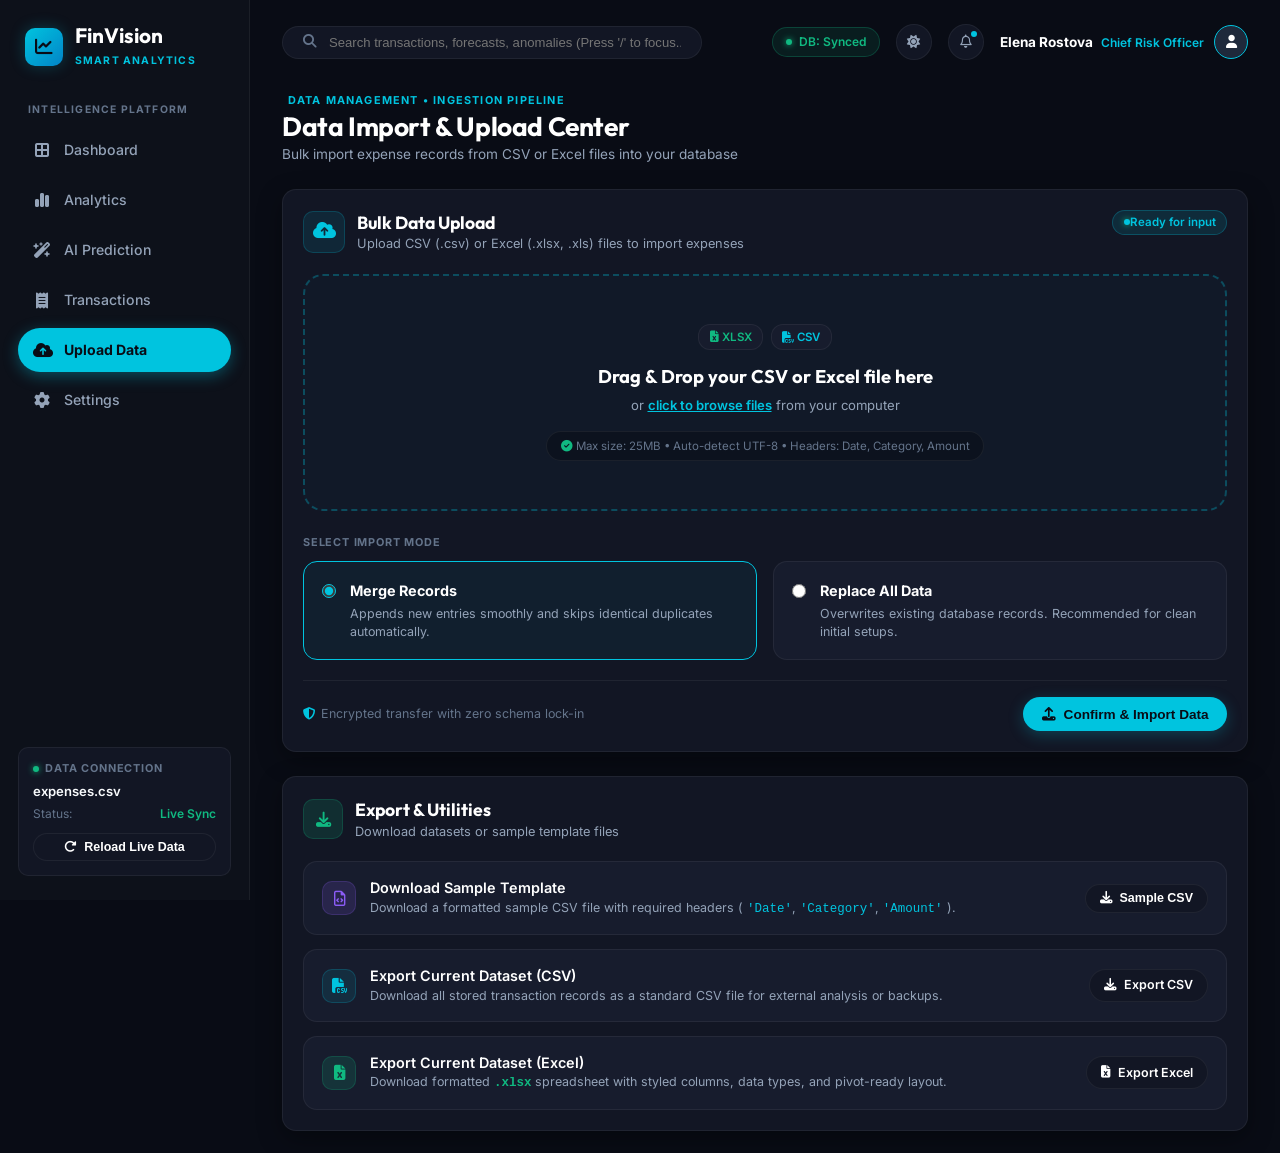
<file: static/upload.html>
<!DOCTYPE html>
<html lang="en">
<head>
    <meta charset="UTF-8">
    <meta name="viewport" content="width=device-width, initial-scale=1.0">
    <title>FinVision - Data Import & Upload Center</title>
    <!-- Google Fonts -->
    <link rel="preconnect" href="https://fonts.googleapis.com">
    <link rel="preconnect" href="https://fonts.gstatic.com" crossorigin>
    <link href="https://fonts.googleapis.com/css2?family=Inter:wght@300;400;500;600;700&family=Outfit:wght@400;500;600;700;800&display=swap" rel="stylesheet">
    <!-- Font Awesome Icons -->
    <link rel="stylesheet" href="https://cdnjs.cloudflare.com/ajax/libs/font-awesome/6.4.0/css/all.min.css">
    <!-- Custom CSS -->
    <link rel="stylesheet" href="style.css?v=3.0">
</head>
<body data-page="upload">
    <div class="app-wrapper">
        <!-- Left Sidebar Navigation -->
        <aside class="sidebar">
            <div class="brand">
                <div class="logo-icon">
                    <i class="fa-solid fa-chart-line"></i>
                </div>
                <div class="brand-text">
                    <h2>FinVision</h2>
                    <span>SMART ANALYTICS</span>
                </div>
            </div>

            <div class="nav-section-title">INTELLIGENCE PLATFORM</div>
            <nav class="nav-menu">
                <a href="/" class="nav-link">
                    <i class="fa-solid fa-border-all"></i>
                    <span>Dashboard</span>
                </a>
                <a href="/analytics" class="nav-link">
                    <i class="fa-solid fa-chart-simple"></i>
                    <span>Analytics</span>
                </a>
                <a href="/predictions" class="nav-link">
                    <i class="fa-solid fa-wand-magic-sparkles"></i>
                    <span>AI Prediction</span>
                </a>
                <a href="/transactions" class="nav-link">
                    <i class="fa-solid fa-receipt"></i>
                    <span>Transactions</span>
                </a>
                <a href="/upload" class="nav-link active">
                    <i class="fa-solid fa-cloud-arrow-up"></i>
                    <span>Upload Data</span>
                </a>
                <a href="#settings" class="nav-link btn-open-settings" id="nav-settings-btn">
                    <i class="fa-solid fa-gear"></i>
                    <span>Settings</span>
                </a>
            </nav>

            <div class="sidebar-widget">
                <div class="widget-header">
                    <span class="status-dot-green"></span>
                    <span>DATA CONNECTION</span>
                </div>
                <p>expenses.csv</p>
                <div class="widget-status-row">
                    <span>Status:</span>
                    <span class="status-green">Live Sync</span>
                </div>
                <button class="btn btn-dark btn-sm" id="btn-refresh-data" style="width: 100%; justify-content: center;">
                    <i class="fa-solid fa-rotate-right"></i> Reload Live Data
                </button>
            </div>
        </aside>

        <!-- Main Content Area -->
        <main class="main-content">
            <!-- Top Bar Navigation Header -->
            <div class="top-nav-bar">
                <div class="top-search-box">
                    <i class="fa-solid fa-magnifying-glass"></i>
                    <input type="text" placeholder="Search transactions, forecasts, anomalies (Press '/' to focus...)">
                </div>
                <div class="top-nav-right">
                    <div class="db-sync-badge">
                        <span class="status-dot-green"></span>
                        <span>DB: Synced</span>
                    </div>
                    <button class="btn-icon" id="btn-theme-toggle" title="Toggle Theme (Dark / Light)">
                        <i class="fa-solid fa-sun" id="theme-toggle-icon"></i>
                    </button>
                    <div class="notification-popover-container">
                        <button class="btn-icon" id="btn-notification-toggle" title="Notifications">
                            <i class="fa-regular fa-bell"></i>
                            <span class="dot-blue" id="notif-badge"></span>
                        </button>
                        <div class="notification-popover" id="notification-popover">
                            <div class="notif-header">
                                <h4><i class="fa-solid fa-bell"></i> Notifications</h4>
                                <button class="notif-mark-link" id="btn-mark-all-read">Mark all read</button>
                            </div>
                            <div class="notif-list">
                                <div class="notif-item unread">
                                    <div class="notif-icon" style="background: rgba(0, 196, 223, 0.15); color: var(--cyan);"><i class="fa-solid fa-chart-line"></i></div>
                                    <div class="notif-content">
                                        <p><strong>Monthly Budget Alert:</strong> Entertainment category has reached 82% of threshold.</p>
                                        <span class="notif-time">10 minutes ago</span>
                                    </div>
                                </div>
                                <div class="notif-item unread">
                                    <div class="notif-icon" style="background: rgba(16, 185, 129, 0.15); color: var(--emerald);"><i class="fa-solid fa-circle-check"></i></div>
                                    <div class="notif-content">
                                        <p><strong>Live Data Synced:</strong> 12 expense records were automatically validated.</p>
                                        <span class="notif-time">1 hour ago</span>
                                    </div>
                                </div>
                                <div class="notif-item">
                                    <div class="notif-icon" style="background: rgba(139, 92, 246, 0.15); color: var(--purple);"><i class="fa-solid fa-wand-magic-sparkles"></i></div>
                                    <div class="notif-content">
                                        <p><strong>AI Model Updated:</strong> Prediction trend confidence increased (+4.2%).</p>
                                        <span class="notif-time">3 hours ago</span>
                                    </div>
                                </div>
                            </div>
                        </div>
                    </div>
                    <div class="user-profile btn-open-settings" style="cursor: pointer;" title="Open Settings">
                        <div>
                            <span class="user-name-text">Elena Rostova</span>
                            <span class="user-role-text">Chief Risk Officer</span>
                        </div>
                        <div class="user-avatar-circle">
                            <i class="fa-solid fa-user"></i>
                        </div>
                    </div>
                </div>
            </div>

            <!-- Page Subheader -->
            <div class="page-subheader">
                <div>
                    <span class="tag-cyan-pill"><i class="fa-solid fa-hexagon"></i> DATA MANAGEMENT • INGESTION PIPELINE</span>
                    <h1 class="page-title">Data Import & Upload Center</h1>
                    <p class="page-subtitle">Bulk import expense records from CSV or Excel files into your database</p>
                </div>
            </div>

            <!-- Top Upload Card -->
            <div class="glass-card" style="margin-bottom: 1.5rem;">
                <div style="display: flex; align-items: flex-start; justify-content: space-between; margin-bottom: 1.25rem;">
                    <div style="display: flex; align-items: center; gap: 0.75rem;">
                        <div class="stat-icon-square icon-sq-cyan" style="width: 42px; height: 42px; font-size: 1.15rem;">
                            <i class="fa-solid fa-cloud-arrow-up"></i>
                        </div>
                        <div>
                            <h3 style="font-family: var(--font-title); font-size: 1.1rem; color: #fff;">Bulk Data Upload</h3>
                            <p style="font-size: 0.8rem; color: var(--text-muted);">Upload CSV (.csv) or Excel (.xlsx, .xls) files to import expenses</p>
                        </div>
                    </div>
                    <span class="cat-pill cat-pill-cyan"><span class="status-dot-green" style="background: var(--cyan);"></span> Ready for input</span>
                </div>

                <!-- Dropzone Box -->
                <div class="dropzone-box" id="dropzone">
                    <div style="display: flex; gap: 0.5rem; margin-bottom: 0.85rem;">
                        <span class="fmt-badge-pill" style="color: var(--emerald);"><i class="fa-solid fa-file-excel"></i> XLSX</span>
                        <span class="fmt-badge-pill" style="color: var(--cyan);"><i class="fa-solid fa-file-csv"></i> CSV</span>
                    </div>

                    <h3 style="font-family: var(--font-title); font-size: 1.15rem; color: #fff; margin-bottom: 0.35rem;">
                        Drag & Drop your CSV or Excel file here
                    </h3>
                    <p style="font-size: 0.82rem; color: var(--text-muted); margin-bottom: 1rem;">
                        or <span style="color: var(--cyan); font-weight: 600; text-decoration: underline;" id="btn-browse-file">click to browse files</span> from your computer
                    </p>

                    <input type="file" id="file-input" accept=".csv,.xlsx,.xls" style="display: none;">

                    <div style="background: rgba(0, 0, 0, 0.25); border: 1px solid var(--border-color); padding: 0.35rem 0.85rem; border-radius: 15px; font-size: 0.72rem; color: var(--text-dim);">
                        <i class="fa-solid fa-circle-check" style="color: var(--emerald);"></i> Max size: 25MB • Auto-detect UTF-8 • Headers: Date, Category, Amount
                    </div>

                    <div id="file-name-display" style="margin-top: 0.85rem; font-size: 0.82rem; color: var(--cyan); font-weight: 600; display: none;"></div>
                </div>

                <!-- Mode Selection -->
                <div style="margin-bottom: 1.25rem;">
                    <div style="font-size: 0.68rem; font-weight: 700; color: var(--text-dim); text-transform: uppercase; letter-spacing: 0.8px; margin-bottom: 0.65rem;">
                        SELECT IMPORT MODE
                    </div>
                    <div class="mode-card-grid">
                        <label class="mode-radio-card selected" id="radio-card-merge">
                            <input type="radio" name="upload-mode" value="merge" checked>
                            <div>
                                <div class="mode-radio-title">Merge Records</div>
                                <div class="mode-radio-desc">Appends new entries smoothly and skips identical duplicates automatically.</div>
                            </div>
                        </label>

                        <label class="mode-radio-card" id="radio-card-replace">
                            <input type="radio" name="upload-mode" value="replace">
                            <div>
                                <div class="mode-radio-title">Replace All Data</div>
                                <div class="mode-radio-desc">Overwrites existing database records. Recommended for clean initial setups.</div>
                            </div>
                        </label>
                    </div>
                </div>

                <!-- Bottom Action Row -->
                <div style="display: flex; align-items: center; justify-content: space-between; padding-top: 1rem; border-top: 1px solid var(--border-color);">
                    <span style="font-size: 0.78rem; color: var(--text-dim); display: flex; align-items: center; gap: 0.35rem;">
                        <i class="fa-solid fa-shield-halved" style="color: var(--cyan);"></i> Encrypted transfer with zero schema lock-in
                    </span>
                    <button class="btn btn-cyan" id="btn-upload-file">
                        <i class="fa-solid fa-upload"></i> Confirm & Import Data
                    </button>
                </div>
            </div>

            <!-- Bottom Export & Utilities Card -->
            <div class="glass-card">
                <div style="display: flex; align-items: center; gap: 0.75rem; margin-bottom: 1.25rem;">
                    <div class="stat-icon-square icon-sq-emerald" style="width: 40px; height: 40px;">
                        <i class="fa-solid fa-download"></i>
                    </div>
                    <div>
                        <h3 style="font-family: var(--font-title); font-size: 1.1rem; color: #fff;">Export & Utilities</h3>
                        <p style="font-size: 0.8rem; color: var(--text-muted);">Download datasets or sample template files</p>
                    </div>
                </div>

                <div style="display: flex; flex-direction: column; gap: 0.85rem;">
                    <!-- Row 1: Sample CSV -->
                    <div style="background: var(--bg-card-sub); border: 1px solid var(--border-color); padding: 1rem 1.15rem; border-radius: var(--radius-lg); display: flex; align-items: center; justify-content: space-between;">
                        <div style="display: flex; align-items: center; gap: 0.85rem;">
                            <div class="stat-icon-square icon-sq-purple">
                                <i class="fa-regular fa-file-code"></i>
                            </div>
                            <div>
                                <h4 style="font-size: 0.9rem; color: #fff; font-weight: 600;">Download Sample Template</h4>
                                <p style="font-size: 0.78rem; color: var(--text-muted);">
                                    Download a formatted sample CSV file with required headers ( <code style="color: var(--cyan);">'Date'</code>, <code style="color: var(--cyan);">'Category'</code>, <code style="color: var(--cyan);">'Amount'</code> ).
                                </p>
                            </div>
                        </div>
                        <button class="btn btn-dark btn-sm" id="btn-download-template">
                            <i class="fa-solid fa-download"></i> Sample CSV
                        </button>
                    </div>

                    <!-- Row 2: Export CSV -->
                    <div style="background: var(--bg-card-sub); border: 1px solid var(--border-color); padding: 1rem 1.15rem; border-radius: var(--radius-lg); display: flex; align-items: center; justify-content: space-between;">
                        <div style="display: flex; align-items: center; gap: 0.85rem;">
                            <div class="stat-icon-square icon-sq-cyan">
                                <i class="fa-solid fa-file-csv"></i>
                            </div>
                            <div>
                                <h4 style="font-size: 0.9rem; color: #fff; font-weight: 600;">Export Current Dataset (CSV)</h4>
                                <p style="font-size: 0.78rem; color: var(--text-muted);">Download all stored transaction records as a standard CSV file for external analysis or backups.</p>
                            </div>
                        </div>
                        <a href="/api/export?format=csv" class="btn btn-dark btn-sm">
                            <i class="fa-solid fa-download"></i> Export CSV
                        </a>
                    </div>

                    <!-- Row 3: Export Excel -->
                    <div style="background: var(--bg-card-sub); border: 1px solid var(--border-color); padding: 1rem 1.15rem; border-radius: var(--radius-lg); display: flex; align-items: center; justify-content: space-between;">
                        <div style="display: flex; align-items: center; gap: 0.85rem;">
                            <div class="stat-icon-square icon-sq-emerald">
                                <i class="fa-solid fa-file-excel"></i>
                            </div>
                            <div>
                                <h4 style="font-size: 0.9rem; color: #fff; font-weight: 600;">Export Current Dataset (Excel)</h4>
                                <p style="font-size: 0.78rem; color: var(--text-muted);">
                                    Download formatted <code style="color: var(--emerald); font-weight: 600;">.xlsx</code> spreadsheet with styled columns, data types, and pivot-ready layout.
                                </p>
                            </div>
                        </div>
                        <a href="/api/export?format=excel" class="btn btn-dark btn-sm">
                            <i class="fa-solid fa-file-excel"></i> Export Excel
                        </a>
                    </div>
                </div>
            </div>
        </main>
    </div>

    <!-- Settings Modal -->
    <div class="modal-overlay" id="settings-modal" style="display: none;">
        <div class="modal-card modal-settings" style="max-width: 580px;">
            <div class="modal-header">
                <h3><i class="fa-solid fa-gear"></i> Platform Settings</h3>
                <button class="btn-icon modal-close" id="btn-close-settings"><i class="fa-solid fa-xmark"></i></button>
            </div>
            <div class="settings-modal-body" style="padding: 1.25rem 1.5rem;">
                <div class="settings-nav-tabs" style="display: flex; gap: 0.5rem; border-bottom: 1px solid var(--border-color); padding-bottom: 0.75rem; margin-bottom: 1.25rem;">
                    <button class="btn btn-sm btn-dark settings-tab-btn active" data-tab="theme-tab"><i class="fa-solid fa-palette"></i> Appearance & Theme</button>
                    <button class="btn btn-sm btn-dark settings-tab-btn" data-tab="notif-tab"><i class="fa-solid fa-bell"></i> Notifications</button>
                    <button class="btn btn-sm btn-dark settings-tab-btn" data-tab="general-tab"><i class="fa-solid fa-sliders"></i> Preferences</button>
                </div>
                <div class="settings-tab-content">
                    <!-- Theme Tab -->
                    <div class="settings-pane active" id="theme-tab">
                        <span class="setting-label">SELECT INTERFACE THEME</span>
                        <div class="theme-options-grid">
                            <button type="button" class="theme-opt-btn active" id="theme-btn-dark">
                                <i class="fa-solid fa-moon"></i> Dark Theme (Default)
                            </button>
                            <button type="button" class="theme-opt-btn" id="theme-btn-light">
                                <i class="fa-solid fa-sun"></i> Bright & Light Theme
                            </button>
                        </div>
                    </div>
                    <!-- Notifications Tab -->
                    <div class="settings-pane" id="notif-tab" style="display: none;">
                        <span class="setting-label">ALERT & NOTIFICATION PREFERENCES</span>
                        <div class="setting-toggle-row">
                            <span>Budget Limit Threshold Alerts (85%)</span>
                            <input type="checkbox" class="toggle-checkbox" checked id="pref-budget-alerts">
                        </div>
                        <div class="setting-toggle-row">
                            <span>AI Forecast & Trend Updates</span>
                            <input type="checkbox" class="toggle-checkbox" checked id="pref-ai-alerts">
                        </div>
                        <div class="setting-toggle-row">
                            <span>Real-Time CSV Sync Notifications</span>
                            <input type="checkbox" class="toggle-checkbox" checked id="pref-sync-alerts">
                        </div>
                    </div>
                    <!-- General Tab -->
                    <div class="settings-pane" id="general-tab" style="display: none;">
                        <span class="setting-label">DISPLAY REGIONAL PREFERENCES</span>
                        <div class="setting-toggle-row">
                            <span>Primary Currency Symbol</span>
                            <select class="form-control" style="width: 140px; padding: 0.35rem 0.65rem;">
                                <option value="INR" selected>INR (₹)</option>
                                <option value="USD">USD ($)</option>
                                <option value="EUR">EUR (€)</option>
                            </select>
                        </div>
                        <div class="setting-toggle-row" style="margin-top: 0.5rem;">
                            <span>Auto-Refresh Interval</span>
                            <select class="form-control" style="width: 140px; padding: 0.35rem 0.65rem;">
                                <option value="realtime" selected>Realtime</option>
                                <option value="5m">Every 5 min</option>
                                <option value="15m">Every 15 min</option>
                            </select>
                        </div>
                    </div>
                </div>
            </div>
            <div class="modal-footer" style="padding: 1rem 1.5rem; border-top: 1px solid var(--border-color); display: flex; justify-content: flex-end;">
                <button class="btn btn-cyan" id="btn-save-settings"><i class="fa-solid fa-check"></i> Save Preferences</button>
            </div>
        </div>
    </div>

    <!-- Toast Container -->
    <div class="toast-container" id="toast-container"></div>

    <script src="app.js?v=3.0"></script>
</body>
</html>
</file>
<file: static/style.css>
/* FinVision - Modern Dark Fintech Design System */

:root {
    --bg-dark: #090c15;
    --bg-card: #121624;
    --bg-card-sub: #171c2d;
    --bg-sidebar: #0d111a;
    --bg-input: #090c15;
    
    --border-color: rgba(255, 255, 255, 0.06);
    --border-cyan: rgba(0, 196, 223, 0.3);
    
    --text-main: #f8fafc;
    --text-muted: #94a3b8;
    --text-dim: #64748b;
    
    --cyan: #00c4df;
    --cyan-hover: #00b0c9;
    --cyan-glow: rgba(0, 196, 223, 0.25);
    --cyan-light: rgba(0, 196, 223, 0.1);
    
    --emerald: #10b981;
    --emerald-light: rgba(16, 185, 129, 0.15);
    --purple: #8b5cf6;
    --purple-light: rgba(139, 92, 246, 0.15);
    --rose: #f43f5e;
    --rose-light: rgba(244, 63, 94, 0.15);
    --amber: #f59e0b;
    --amber-light: rgba(245, 158, 11, 0.15);
    --blue: #3b82f6;
    --blue-light: rgba(59, 130, 246, 0.15);
    --pink: #ec4899;
    --teal: #06b6d4;
    
    --font-title: 'Outfit', -apple-system, BlinkMacSystemFont, sans-serif;
    --font-body: 'Inter', -apple-system, BlinkMacSystemFont, sans-serif;
    
    --radius-sm: 6px;
    --radius-md: 10px;
    --radius-lg: 14px;
    --radius-xl: 20px;
    
    --shadow-card: 0 8px 24px rgba(0, 0, 0, 0.35);
    --transition: all 0.2s cubic-bezier(0.4, 0, 0.2, 1);
}

/* Reset & Base */
* {
    margin: 0;
    padding: 0;
    box-sizing: border-box;
}

body {
    font-family: var(--font-body);
    background-color: var(--bg-dark);
    color: var(--text-main);
    min-height: 100vh;
    overflow-x: hidden;
    line-height: 1.45;
    -webkit-font-smoothing: antialiased;
}

/* Scrollbar */
::-webkit-scrollbar {
    width: 6px;
    height: 6px;
}
::-webkit-scrollbar-track {
    background: #090c15;
}
::-webkit-scrollbar-thumb {
    background: #1e293b;
    border-radius: 3px;
}
::-webkit-scrollbar-thumb:hover {
    background: var(--cyan);
}

/* App Wrapper */
.app-wrapper {
    display: flex;
    min-height: 100vh;
    min-width: 1100px;
}

/* Left Sidebar */
.sidebar {
    width: 250px;
    background: var(--bg-sidebar);
    border-right: 1px solid var(--border-color);
    display: flex;
    flex-direction: column;
    padding: 1.5rem 1.15rem;
    position: fixed;
    top: 0;
    left: 0;
    height: 100vh;
    z-index: 100;
}

.brand {
    display: flex;
    align-items: center;
    gap: 0.75rem;
    margin-bottom: 2rem;
    padding: 0 0.4rem;
}

.logo-icon {
    width: 38px;
    height: 38px;
    background: linear-gradient(135deg, var(--cyan), #0284c7);
    border-radius: 10px;
    display: flex;
    align-items: center;
    justify-content: center;
    font-size: 1.1rem;
    color: #090c15;
    box-shadow: 0 0 15px var(--cyan-glow);
}

.brand-text h2 {
    font-family: var(--font-title);
    font-size: 1.3rem;
    font-weight: 700;
    color: #fff;
    line-height: 1.1;
}

.brand-text span {
    font-size: 0.65rem;
    color: var(--cyan);
    text-transform: uppercase;
    letter-spacing: 1.2px;
    font-weight: 700;
}

.nav-section-title {
    font-size: 0.65rem;
    font-weight: 700;
    color: var(--text-dim);
    text-transform: uppercase;
    letter-spacing: 1.2px;
    padding: 0 0.6rem;
    margin-bottom: 0.65rem;
}

.nav-menu {
    display: flex;
    flex-direction: column;
    gap: 0.35rem;
    flex: 1;
}

.nav-link {
    display: flex;
    align-items: center;
    gap: 0.8rem;
    padding: 0.75rem 0.9rem;
    color: var(--text-muted);
    text-decoration: none;
    font-size: 0.88rem;
    font-weight: 500;
    border-radius: 25px; /* Fully rounded cyan pill matching screenshots */
    transition: var(--transition);
}

.nav-link i {
    font-size: 1rem;
    width: 18px;
    text-align: center;
}

.nav-link:hover {
    color: #fff;
    background: rgba(255, 255, 255, 0.04);
}

/* Active Nav Pill - Bright Cyan matching screenshots */
.nav-link.active {
    background: var(--cyan);
    color: #090c15 !important;
    font-weight: 700;
    box-shadow: 0 4px 15px rgba(0, 196, 223, 0.35);
}

.nav-link.active i {
    color: #090c15;
}

/* Sidebar Bottom Widget */
.sidebar-widget {
    background: var(--bg-card);
    border: 1px solid var(--border-color);
    border-radius: var(--radius-md);
    padding: 0.85rem;
    margin-top: auto;
}

.widget-header {
    display: flex;
    align-items: center;
    gap: 0.4rem;
    font-size: 0.68rem;
    color: var(--text-dim);
    font-weight: 700;
    text-transform: uppercase;
    letter-spacing: 0.8px;
    margin-bottom: 0.3rem;
}

.sidebar-widget p {
    font-size: 0.82rem;
    color: var(--text-main);
    font-weight: 600;
}

.sidebar-widget .widget-status-row {
    display: flex;
    align-items: center;
    justify-content: space-between;
    font-size: 0.75rem;
    color: var(--text-dim);
    margin-top: 0.25rem;
    margin-bottom: 0.65rem;
}

.sidebar-widget .status-green {
    color: var(--emerald);
    font-weight: 600;
}

/* Main Layout */
.main-content {
    margin-left: 250px;
    width: calc(100% - 250px);
    padding: 1.5rem 2rem;
    max-width: 1600px;
    box-sizing: border-box;
}

/* Top Bar Navigation Header */
.top-nav-bar {
    display: flex;
    align-items: center;
    justify-content: space-between;
    margin-bottom: 1.5rem;
    gap: 1rem;
    width: 100%;
}

.top-search-box {
    display: flex;
    align-items: center;
    gap: 0.75rem;
    background: var(--bg-card);
    border: 1px solid var(--border-color);
    border-radius: 25px;
    padding: 0.5rem 1.25rem;
    width: 420px;
    max-width: 50%;
    flex-shrink: 1;
    transition: var(--transition);
}

.top-search-box:focus-within {
    border-color: var(--cyan);
    box-shadow: 0 0 12px var(--cyan-glow);
}

.top-search-box i {
    color: var(--text-dim);
    font-size: 0.85rem;
}

.top-search-box input {
    background: transparent;
    border: none;
    color: #fff;
    outline: none;
    font-size: 0.82rem;
    width: 100%;
}

.top-nav-right {
    display: flex;
    align-items: center;
    gap: 1rem;
    flex-shrink: 0;
}

.db-sync-badge {
    display: flex;
    align-items: center;
    gap: 0.45rem;
    background: rgba(16, 185, 129, 0.1);
    border: 1px solid rgba(16, 185, 129, 0.25);
    padding: 0.35rem 0.8rem;
    border-radius: 20px;
    font-size: 0.75rem;
    font-weight: 600;
    color: var(--emerald);
}

.status-dot-green {
    width: 6px;
    height: 6px;
    background: var(--emerald);
    border-radius: 50%;
    box-shadow: 0 0 6px var(--emerald);
    display: inline-block;
}

.btn-icon {
    width: 36px;
    height: 36px;
    border-radius: 50%;
    background: var(--bg-card);
    border: 1px solid var(--border-color);
    color: var(--text-muted);
    display: flex;
    align-items: center;
    justify-content: center;
    cursor: pointer;
    position: relative;
    transition: var(--transition);
}

.btn-icon:hover {
    color: #fff;
    border-color: var(--cyan);
}

.btn-icon .dot-blue {
    position: absolute;
    top: 6px;
    right: 6px;
    width: 6px;
    height: 6px;
    background: var(--cyan);
    border-radius: 50%;
}

.user-profile {
    display: flex;
    align-items: center;
    gap: 0.65rem;
    cursor: pointer;
}

.user-name-text {
    font-size: 0.85rem;
    font-weight: 700;
    color: #fff;
}

.user-role-text {
    font-size: 0.75rem;
    color: var(--cyan);
    font-weight: 600;
    margin-left: 0.25rem;
}

.user-avatar-circle {
    width: 34px;
    height: 34px;
    border-radius: 50%;
    background: #1e293b;
    border: 1.5px solid var(--cyan);
    display: flex;
    align-items: center;
    justify-content: center;
    font-size: 0.8rem;
    font-weight: 700;
    color: #fff;
    overflow: hidden;
}

/* Subheader Bar */
.page-subheader {
    display: flex;
    align-items: flex-end;
    justify-content: space-between;
    margin-bottom: 1.5rem;
}

.tag-cyan-pill {
    display: inline-flex;
    align-items: center;
    gap: 0.35rem;
    font-size: 0.68rem;
    font-weight: 700;
    color: var(--cyan);
    text-transform: uppercase;
    letter-spacing: 1.2px;
    margin-bottom: 0.2rem;
}

.page-title {
    font-family: var(--font-title);
    font-size: 1.65rem;
    font-weight: 700;
    color: #fff;
    letter-spacing: -0.4px;
    line-height: 1.15;
}

.page-subtitle {
    font-size: 0.85rem;
    color: var(--text-muted);
    margin-top: 0.15rem;
}

/* Glass Card Container */
.glass-card {
    background: var(--bg-card);
    border: 1px solid var(--border-color);
    border-radius: var(--radius-lg);
    padding: 1.25rem;
    box-shadow: var(--shadow-card);
    transition: var(--transition);
}

.glass-card:hover {
    border-color: rgba(255, 255, 255, 0.1);
}

/* Stats Grid (Row of 4 Cards) */
.stats-grid-4 {
    display: grid;
    grid-template-columns: repeat(4, 1fr);
    gap: 1.1rem;
    margin-bottom: 1.5rem;
}

.stat-card-item {
    background: var(--bg-card);
    border: 1px solid var(--border-color);
    border-radius: var(--radius-lg);
    padding: 0.95rem 1rem;
    display: flex;
    flex-direction: column;
    justify-content: space-between;
    transition: var(--transition);
    position: relative;
    overflow: hidden;
}

.stat-card-item:hover {
    border-color: var(--border-cyan);
    transform: translateY(-2px);
}

.stat-card-top {
    display: flex;
    align-items: flex-start;
    justify-content: space-between;
    margin-bottom: 0.4rem;
}

.stat-card-label {
    font-size: 0.7rem;
    font-weight: 700;
    color: var(--text-muted);
    text-transform: uppercase;
    letter-spacing: 0.6px;
    white-space: nowrap;
}

.stat-icon-square {
    width: 34px;
    height: 34px;
    border-radius: var(--radius-md);
    display: flex;
    align-items: center;
    justify-content: center;
    font-size: 0.95rem;
    flex-shrink: 0;
}

.icon-sq-cyan { background: var(--cyan-light); color: var(--cyan); border: 1px solid rgba(0, 196, 223, 0.2); }
.icon-sq-emerald { background: var(--emerald-light); color: var(--emerald); border: 1px solid rgba(16, 185, 129, 0.2); }
.icon-sq-purple { background: var(--purple-light); color: var(--purple); border: 1px solid rgba(139, 92, 246, 0.2); }
.icon-sq-rose { background: var(--rose-light); color: var(--rose); border: 1px solid rgba(244, 63, 94, 0.2); }
.icon-sq-amber { background: var(--amber-light); color: var(--amber); border: 1px solid rgba(245, 158, 11, 0.2); }

.stat-card-val {
    font-family: var(--font-title);
    font-size: 1.45rem;
    font-weight: 700;
    color: #fff;
    letter-spacing: -0.5px;
    margin-bottom: 0.25rem;
    white-space: nowrap;
}

.stat-card-bottom {
    display: flex;
    align-items: center;
    justify-content: space-between;
    font-size: 0.72rem;
    color: var(--text-dim);
    white-space: nowrap;
}

.badge-green-pill {
    background: rgba(16, 185, 129, 0.15);
    color: var(--emerald);
    padding: 0.15rem 0.5rem;
    border-radius: 12px;
    font-weight: 600;
    font-size: 0.7rem;
    display: inline-flex;
    align-items: center;
    gap: 0.25rem;
}

/* Buttons */
.btn {
    display: inline-flex;
    align-items: center;
    justify-content: center;
    gap: 0.5rem;
    padding: 0.6rem 1.15rem;
    font-size: 0.85rem;
    font-weight: 600;
    border-radius: 25px; /* Pill buttons matching screenshots */
    border: none;
    cursor: pointer;
    transition: var(--transition);
    text-decoration: none;
}

.btn-cyan {
    background: var(--cyan);
    color: #090c15;
    font-weight: 700;
    box-shadow: 0 4px 15px var(--cyan-glow);
}

.btn-cyan:hover {
    background: var(--cyan-hover);
    transform: translateY(-1px);
    box-shadow: 0 6px 20px rgba(0, 196, 223, 0.4);
}

.btn-dark {
    background: var(--bg-card);
    border: 1px solid var(--border-color);
    color: #fff;
}

.btn-dark:hover {
    background: var(--bg-card-sub);
    border-color: rgba(255, 255, 255, 0.15);
}

.btn-sm {
    padding: 0.4rem 0.85rem;
    font-size: 0.78rem;
    border-radius: 20px;
}

.btn-danger-pill {
    background: rgba(244, 63, 94, 0.12);
    border: 1px solid rgba(244, 63, 94, 0.3);
    color: var(--rose);
    padding: 0.3rem 0.65rem;
    border-radius: 15px;
    font-size: 0.75rem;
    cursor: pointer;
    transition: var(--transition);
}

.btn-danger-pill:hover {
    background: var(--rose);
    color: #fff;
}

/* Grids */
.grid-2col {
    display: grid;
    grid-template-columns: 1fr 1fr;
    gap: 1.25rem;
    margin-bottom: 1.5rem;
}

.grid-3-2 {
    display: grid;
    grid-template-columns: 1.2fr 1fr;
    gap: 1.25rem;
    margin-bottom: 1.5rem;
}

.card-title-row {
    display: flex;
    align-items: center;
    justify-content: space-between;
    margin-bottom: 1rem;
}

.card-title-row h3 {
    font-family: var(--font-title);
    font-size: 1.05rem;
    font-weight: 700;
    color: #fff;
}

.card-title-row p {
    font-size: 0.78rem;
    color: var(--text-muted);
}

/* Center Donut Layout matching Screenshots */
.donut-center-container {
    position: relative;
    width: 220px;
    height: 220px;
    margin: 0.5rem auto 1rem auto;
    display: flex;
    align-items: center;
    justify-content: center;
}

.donut-center-text {
    position: absolute;
    top: 50%;
    left: 50%;
    transform: translate(-50%, -50%);
    text-align: center;
    pointer-events: none;
}

.donut-center-label {
    font-size: 0.65rem;
    font-weight: 700;
    color: var(--text-dim);
    text-transform: uppercase;
    letter-spacing: 1px;
}

.donut-center-amount {
    font-family: var(--font-title);
    font-size: 1.5rem;
    font-weight: 800;
    color: #fff;
    line-height: 1.1;
}

.donut-center-sub {
    font-size: 0.7rem;
    color: var(--cyan);
    font-weight: 600;
}

/* Legend Grid below donut */
.legend-grid-4 {
    display: grid;
    grid-template-columns: repeat(4, 1fr);
    gap: 0.65rem 1rem;
    margin-top: 1rem;
    padding-top: 0.85rem;
    border-top: 1px solid var(--border-color);
}

@media (max-width: 640px) {
    .legend-grid-4 { grid-template-columns: repeat(2, 1fr); }
}

.legend-grid-item {
    display: flex;
    align-items: center;
    justify-content: space-between;
    font-size: 0.78rem;
}

.legend-left {
    display: flex;
    align-items: center;
    gap: 0.4rem;
}

.color-sq {
    width: 8px;
    height: 8px;
    border-radius: 2px;
}

.legend-name {
    color: var(--text-main);
    font-weight: 500;
}

.legend-pct {
    color: var(--text-dim);
    font-size: 0.72rem;
}

/* Tables */
.table-responsive {
    width: 100%;
    overflow-x: auto;
}

.custom-table {
    width: 100%;
    border-collapse: collapse;
    font-size: 0.83rem;
}

.custom-table th {
    text-align: left;
    padding: 0.7rem 0.85rem;
    color: var(--text-dim);
    font-weight: 700;
    font-size: 0.7rem;
    text-transform: uppercase;
    letter-spacing: 0.8px;
    border-bottom: 1px solid var(--border-color);
}

.custom-table td {
    padding: 0.8rem 0.85rem;
    border-bottom: 1px solid rgba(255, 255, 255, 0.025);
    color: var(--text-main);
    vertical-align: middle;
}

.custom-table tbody tr:hover {
    background: rgba(255, 255, 255, 0.02);
}

.text-right { text-align: right; }
.text-center { text-align: center; }

/* Category Pills in Tables */
.cat-pill {
    display: inline-flex;
    align-items: center;
    padding: 0.2rem 0.65rem;
    border-radius: 15px;
    font-size: 0.72rem;
    font-weight: 600;
}

.cat-pill-cyan { background: rgba(0, 196, 223, 0.12); color: var(--cyan); border: 1px solid rgba(0, 196, 223, 0.25); }
.cat-pill-purple { background: rgba(139, 92, 246, 0.12); color: #c084fc; border: 1px solid rgba(139, 92, 246, 0.25); }
.cat-pill-amber { background: rgba(245, 158, 11, 0.12); color: #fbbf24; border: 1px solid rgba(245, 158, 11, 0.25); }
.cat-pill-emerald { background: rgba(16, 185, 129, 0.12); color: #34d399; border: 1px solid rgba(16, 185, 129, 0.25); }
.cat-pill-blue { background: rgba(59, 130, 246, 0.12); color: #60a5fa; border: 1px solid rgba(59, 130, 246, 0.25); }
.cat-pill-pink { background: rgba(236, 72, 153, 0.12); color: #f472b6; border: 1px solid rgba(236, 72, 153, 0.25); }
.cat-pill-gray { background: rgba(148, 163, 184, 0.12); color: #cbd5e1; border: 1px solid rgba(148, 163, 184, 0.25); }

/* Progress Bars */
.progress-container {
    background: rgba(0, 0, 0, 0.3);
    border-radius: 6px;
    height: 8px;
    width: 100%;
    overflow: hidden;
}

.progress-fill {
    height: 100%;
    border-radius: 6px;
    transition: width 0.4s ease;
}

/* Upload Page Dropzone */
.dropzone-box {
    border: 2px dashed rgba(0, 196, 223, 0.3);
    background: rgba(0, 196, 223, 0.02);
    border-radius: var(--radius-xl);
    padding: 3rem 2rem;
    text-align: center;
    display: flex;
    flex-direction: column;
    align-items: center;
    justify-content: center;
    cursor: pointer;
    transition: var(--transition);
    margin-bottom: 1.5rem;
}

.dropzone-box:hover, .dropzone-box.dragover {
    background: rgba(0, 196, 223, 0.06);
    border-color: var(--cyan);
}

.fmt-badge-pill {
    background: var(--bg-card-sub);
    border: 1px solid var(--border-color);
    padding: 0.25rem 0.65rem;
    border-radius: 12px;
    font-size: 0.72rem;
    font-weight: 600;
    color: var(--text-muted);
}

/* Mode Selection Radio Cards */
.mode-card-grid {
    display: grid;
    grid-template-columns: 1fr 1fr;
    gap: 1rem;
    margin-bottom: 1.25rem;
}

.mode-radio-card {
    background: var(--bg-card-sub);
    border: 1px solid var(--border-color);
    border-radius: var(--radius-lg);
    padding: 1.15rem;
    display: flex;
    align-items: flex-start;
    gap: 0.85rem;
    cursor: pointer;
    transition: var(--transition);
}

.mode-radio-card.selected {
    border-color: var(--cyan);
    background: rgba(0, 196, 223, 0.05);
}

.mode-radio-card input[type="radio"] {
    accent-color: var(--cyan);
    width: 16px;
    height: 16px;
    margin-top: 0.15rem;
}

.mode-radio-title {
    font-size: 0.9rem;
    font-weight: 700;
    color: #fff;
    margin-bottom: 0.2rem;
}

.mode-radio-desc {
    font-size: 0.78rem;
    color: var(--text-muted);
}

/* Prediction Engine Box */
.engine-container {
    background: linear-gradient(135deg, rgba(0, 196, 223, 0.06), var(--bg-card));
    border: 1px solid var(--border-cyan);
    border-radius: var(--radius-xl);
    padding: 1.5rem 1.75rem;
    display: flex;
    align-items: center;
    justify-content: space-between;
    margin-bottom: 1.5rem;
    gap: 1.5rem;
    flex-wrap: wrap;
}

.engine-projected-card {
    background: rgba(0, 196, 223, 0.08);
    border: 1px solid var(--cyan);
    padding: 1rem 1.75rem;
    border-radius: var(--radius-lg);
    text-align: center;
    box-shadow: 0 0 20px var(--cyan-glow);
}

/* Modals */
.modal-overlay {
    position: fixed;
    top: 0;
    left: 0;
    width: 100%;
    height: 100%;
    background: rgba(0, 0, 0, 0.75);
    backdrop-filter: blur(8px);
    display: flex;
    align-items: center;
    justify-content: center;
    z-index: 1000;
    opacity: 0;
    pointer-events: none;
    transition: var(--transition);
}

.modal-overlay.active {
    opacity: 1;
    pointer-events: auto;
}

.modal-card {
    background: #111522;
    border: 1px solid var(--border-cyan);
    border-radius: var(--radius-xl);
    width: 90%;
    max-width: 460px;
    padding: 1.5rem;
    box-shadow: 0 20px 50px rgba(0, 0, 0, 0.6);
}

.modal-header {
    display: flex;
    align-items: center;
    justify-content: space-between;
    margin-bottom: 1.15rem;
}

.modal-header h3 {
    font-family: var(--font-title);
    font-size: 1.2rem;
    color: #fff;
}

.btn-close {
    background: transparent;
    border: none;
    color: var(--text-dim);
    font-size: 1.1rem;
    cursor: pointer;
}
.btn-close:hover { color: var(--rose); }

.form-group {
    margin-bottom: 1rem;
}

.form-group label {
    display: block;
    font-size: 0.8rem;
    font-weight: 600;
    color: var(--text-muted);
    margin-bottom: 0.35rem;
}

.form-control {
    width: 100%;
    padding: 0.65rem 0.9rem;
    background: var(--bg-dark);
    border: 1px solid var(--border-color);
    border-radius: var(--radius-md);
    color: #fff;
    font-size: 0.85rem;
    outline: none;
}

.form-control:focus {
    border-color: var(--cyan);
}

.category-pills {
    display: flex;
    flex-wrap: wrap;
    gap: 0.35rem;
    margin-top: 0.45rem;
}

.pill {
    font-size: 0.72rem;
    padding: 0.2rem 0.6rem;
    background: rgba(255, 255, 255, 0.05);
    border: 1px solid var(--border-color);
    border-radius: 12px;
    color: var(--text-muted);
    cursor: pointer;
}

.pill:hover, .pill.selected {
    background: var(--cyan-light);
    border-color: var(--cyan);
    color: var(--cyan);
}

.modal-actions {
    display: flex;
    align-items: center;
    justify-content: flex-end;
    gap: 0.75rem;
    margin-top: 1.25rem;
}

/* Toast */
.toast-container {
    position: fixed;
    bottom: 1.75rem;
    right: 1.75rem;
    display: flex;
    flex-direction: column;
    gap: 0.65rem;
    z-index: 2000;
}

.toast {
    display: flex;
    align-items: center;
    gap: 0.65rem;
    padding: 0.8rem 1.15rem;
    border-radius: var(--radius-md);
    background: #111522;
    color: #fff;
    font-size: 0.82rem;
    box-shadow: 0 10px 30px rgba(0, 0, 0, 0.5);
    border: 1px solid var(--border-color);
}
.toast-success { border-left: 4px solid var(--emerald); }
.toast-error { border-left: 4px solid var(--rose); }

/* Dashboard Main 2-Column Grid */
.dashboard-main-grid {
    display: grid;
    grid-template-columns: 1.15fr 1fr;
    gap: 1.25rem;
    align-items: start;
}

.dash-col {
    display: flex;
    flex-direction: column;
    gap: 1.25rem;
}

/* Donut Canvas Size Guardrail */
.donut-center-container canvas {
    max-width: 220px !important;
    max-height: 220px !important;
    width: 220px !important;
    height: 220px !important;
}

/* ---------------- BRIGHT / LIGHT THEME OVERRIDES ---------------- */
[data-theme="light"] {
    --bg-dark: #f8fafc;
    --bg-card: #ffffff;
    --bg-card-sub: #f1f5f9;
    --bg-sidebar: #0f172a;
    --bg-input: #ffffff;
    
    --border-color: rgba(15, 23, 42, 0.08);
    --border-cyan: rgba(0, 150, 180, 0.4);
    
    --text-main: #0f172a;
    --text-muted: #475569;
    --text-dim: #64748b;
    
    --shadow-card: 0 4px 16px rgba(0, 0, 0, 0.05);
}

[data-theme="light"] .glass-card,
[data-theme="light"] .stat-card-item,
[data-theme="light"] .sidebar-widget {
    background: #ffffff;
    border-color: rgba(15, 23, 42, 0.08);
    box-shadow: 0 4px 16px rgba(0, 0, 0, 0.05);
}

[data-theme="light"] .top-search-box {
    background: #ffffff;
    border-color: rgba(15, 23, 42, 0.12);
}

[data-theme="light"] .top-search-box input {
    color: #0f172a;
}

[data-theme="light"] .stat-card-val,
[data-theme="light"] .page-title,
[data-theme="light"] .card-title-row h3,
[data-theme="light"] .user-name-text,
[data-theme="light"] .donut-center-amount,
[data-theme="light"] .custom-table td,
[data-theme="light"] .mode-radio-title {
    color: #0f172a !important;
}

[data-theme="light"] .custom-table tbody tr:hover {
    background: rgba(15, 23, 42, 0.02);
}

[data-theme="light"] .modal-card {
    background: #ffffff;
    border-color: rgba(15, 23, 42, 0.15);
}

[data-theme="light"] .modal-header h3,
[data-theme="light"] .form-group label {
    color: #0f172a;
}

[data-theme="light"] .form-control {
    background: #f8fafc;
    border-color: rgba(15, 23, 42, 0.15);
    color: #0f172a;
}

/* Notification Popover */
.notification-popover-container {
    position: relative;
}

.notification-popover {
    position: absolute;
    top: 48px;
    right: 0;
    width: 320px;
    background: #111522;
    border: 1px solid var(--border-cyan);
    border-radius: var(--radius-lg);
    box-shadow: 0 15px 35px rgba(0, 0, 0, 0.6);
    z-index: 500;
    display: none;
    padding: 1rem;
}

[data-theme="light"] .notification-popover {
    background: #ffffff;
    border-color: rgba(15, 23, 42, 0.15);
    box-shadow: 0 10px 30px rgba(0, 0, 0, 0.12);
}

.notification-popover.active {
    display: block;
    animation: fadeIn 0.2s cubic-bezier(0.4, 0, 0.2, 1);
}

.notif-header {
    display: flex;
    align-items: center;
    justify-content: space-between;
    padding-bottom: 0.65rem;
    border-bottom: 1px solid var(--border-color);
    margin-bottom: 0.75rem;
}

.notif-header h4 {
    font-family: var(--font-title);
    font-size: 0.95rem;
    color: var(--text-main);
}

.notif-mark-link {
    background: transparent;
    border: none;
    color: var(--cyan);
    font-size: 0.72rem;
    font-weight: 600;
    cursor: pointer;
}

.notif-list {
    display: flex;
    flex-direction: column;
    gap: 0.65rem;
}

.notif-item {
    display: flex;
    align-items: flex-start;
    gap: 0.65rem;
    padding: 0.5rem;
    border-radius: var(--radius-md);
    transition: var(--transition);
}

.notif-item.unread {
    background: rgba(0, 196, 223, 0.05);
}

.notif-icon {
    width: 28px;
    height: 28px;
    border-radius: 50%;
    display: flex;
    align-items: center;
    justify-content: center;
    font-size: 0.75rem;
    flex-shrink: 0;
}

.notif-content p {
    font-size: 0.78rem;
    color: var(--text-main);
    line-height: 1.35;
}

.notif-time {
    font-size: 0.68rem;
    color: var(--text-dim);
    display: block;
    margin-top: 0.25rem;
}

/* Settings Modal Elements */
.theme-options-grid {
    display: grid;
    grid-template-columns: 1fr 1fr;
    gap: 0.75rem;
    margin-top: 0.5rem;
}

.theme-opt-btn {
    display: flex;
    align-items: center;
    justify-content: center;
    gap: 0.5rem;
    padding: 0.75rem;
    background: var(--bg-card-sub);
    border: 1px solid var(--border-color);
    border-radius: var(--radius-md);
    color: var(--text-muted);
    font-size: 0.85rem;
    font-weight: 600;
    cursor: pointer;
    transition: var(--transition);
}

.theme-opt-btn.active, .theme-opt-btn:hover {
    border-color: var(--cyan);
    color: var(--cyan);
    background: var(--cyan-light);
}

.setting-label {
    display: block;
    font-size: 0.75rem;
    font-weight: 700;
    color: var(--text-dim);
    text-transform: uppercase;
    letter-spacing: 0.8px;
    margin-bottom: 0.35rem;
}

.setting-toggle-row {
    display: flex;
    align-items: center;
    justify-content: space-between;
    padding: 0.45rem 0;
    font-size: 0.82rem;
    color: var(--text-main);
}

.toggle-checkbox {
    accent-color: var(--cyan);
    width: 16px;
    height: 16px;
    cursor: pointer;
}
</file>
